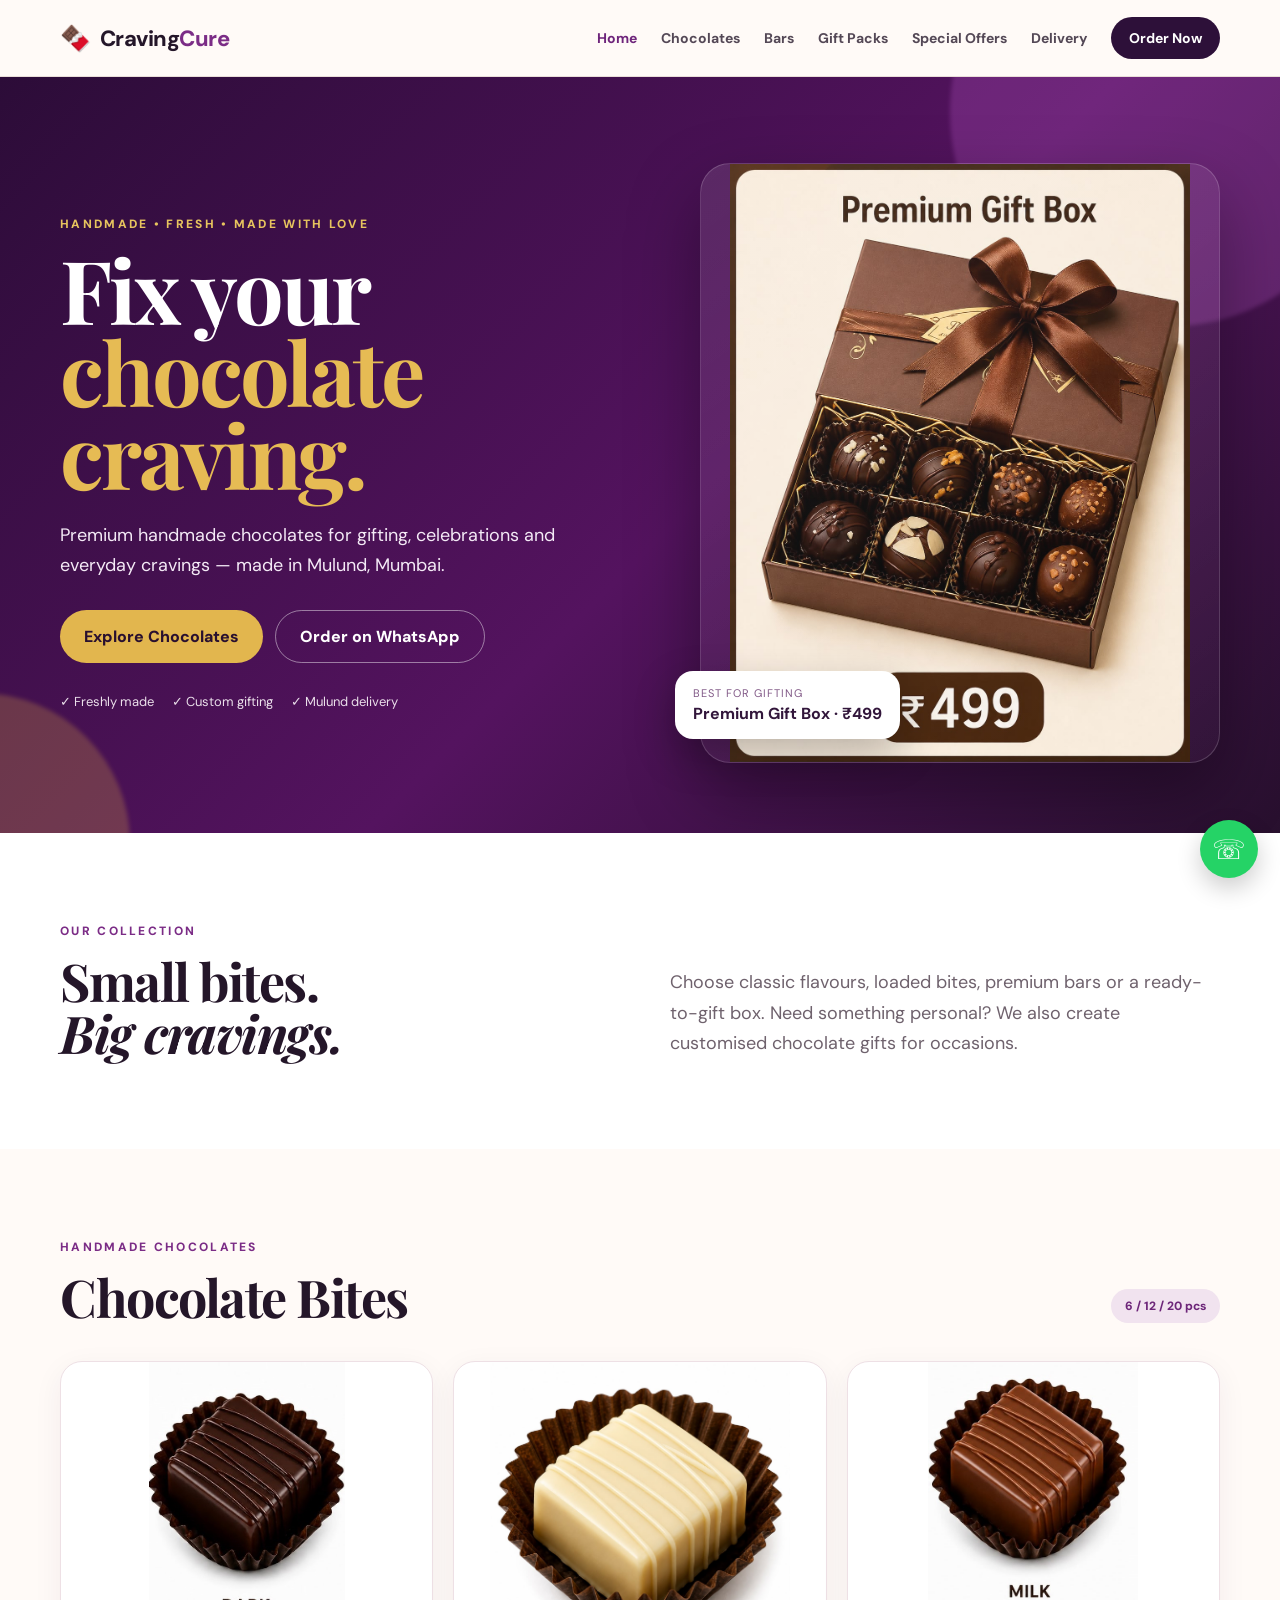
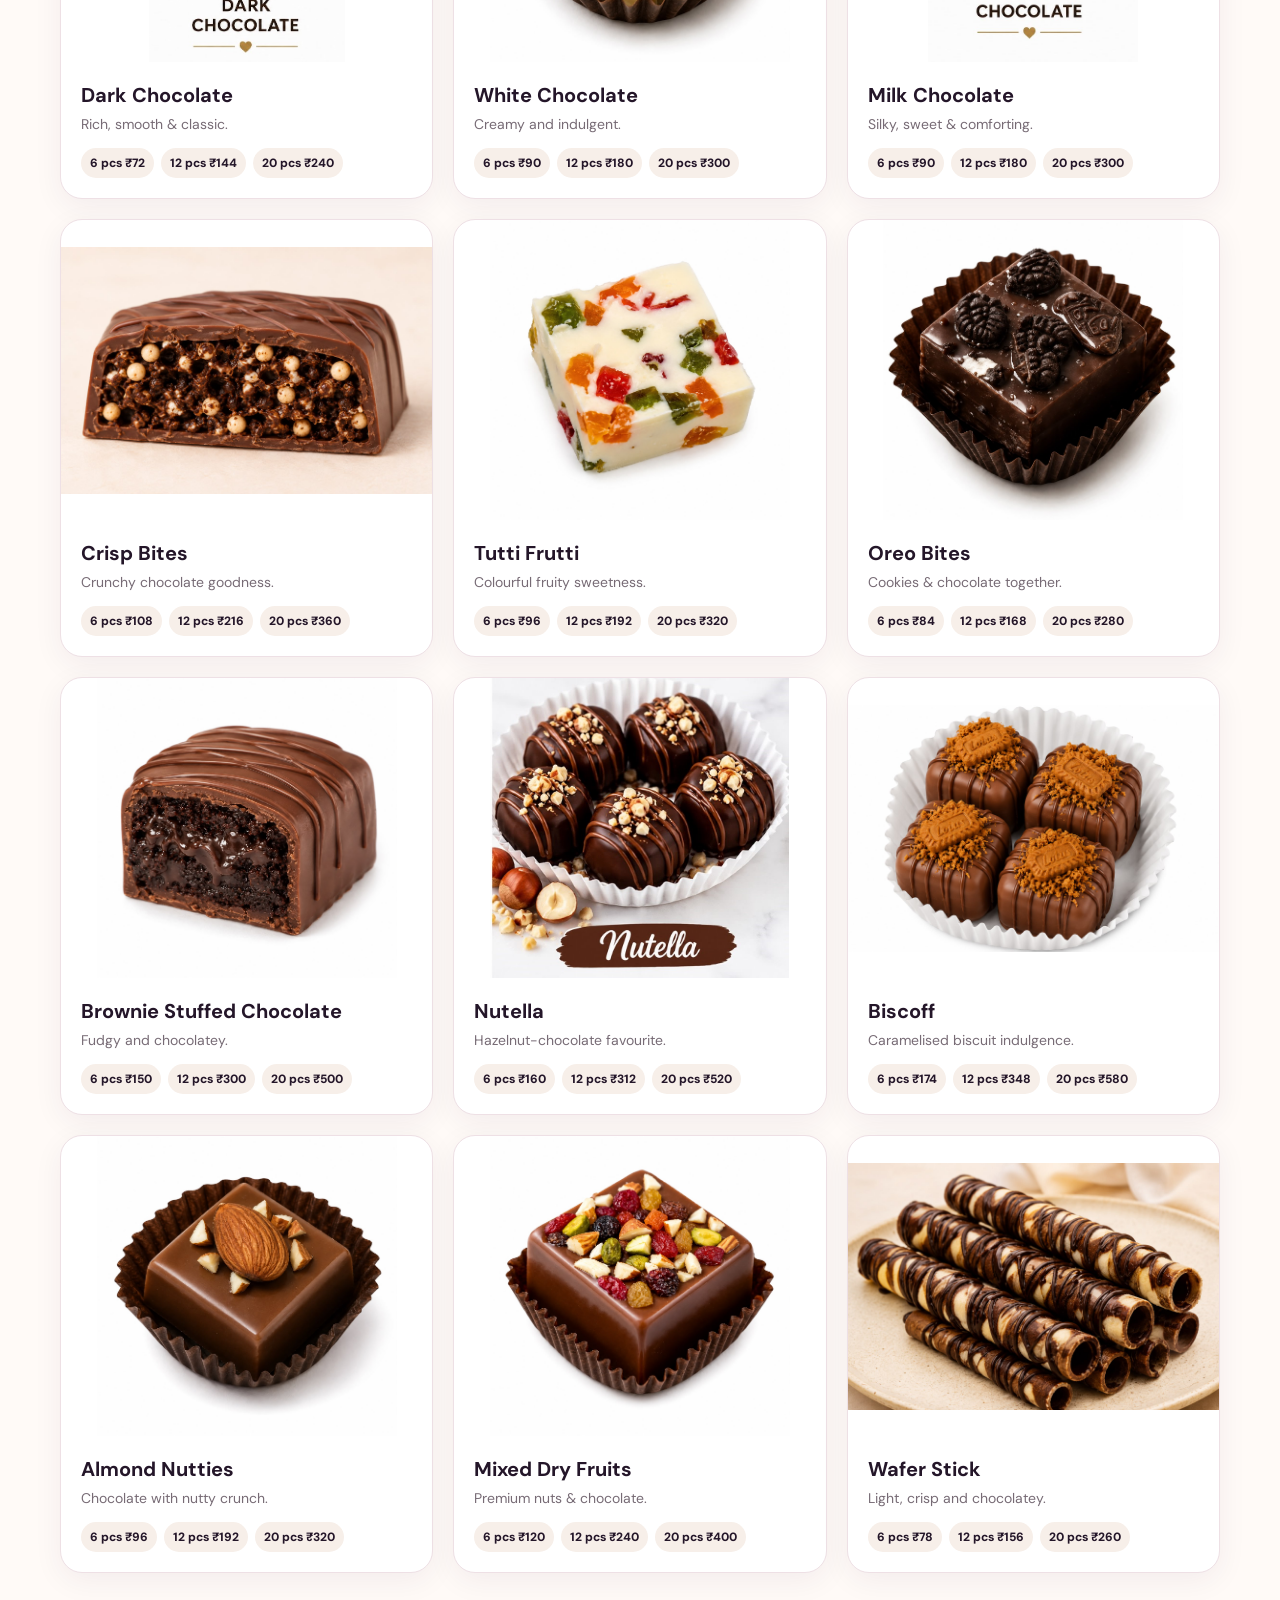
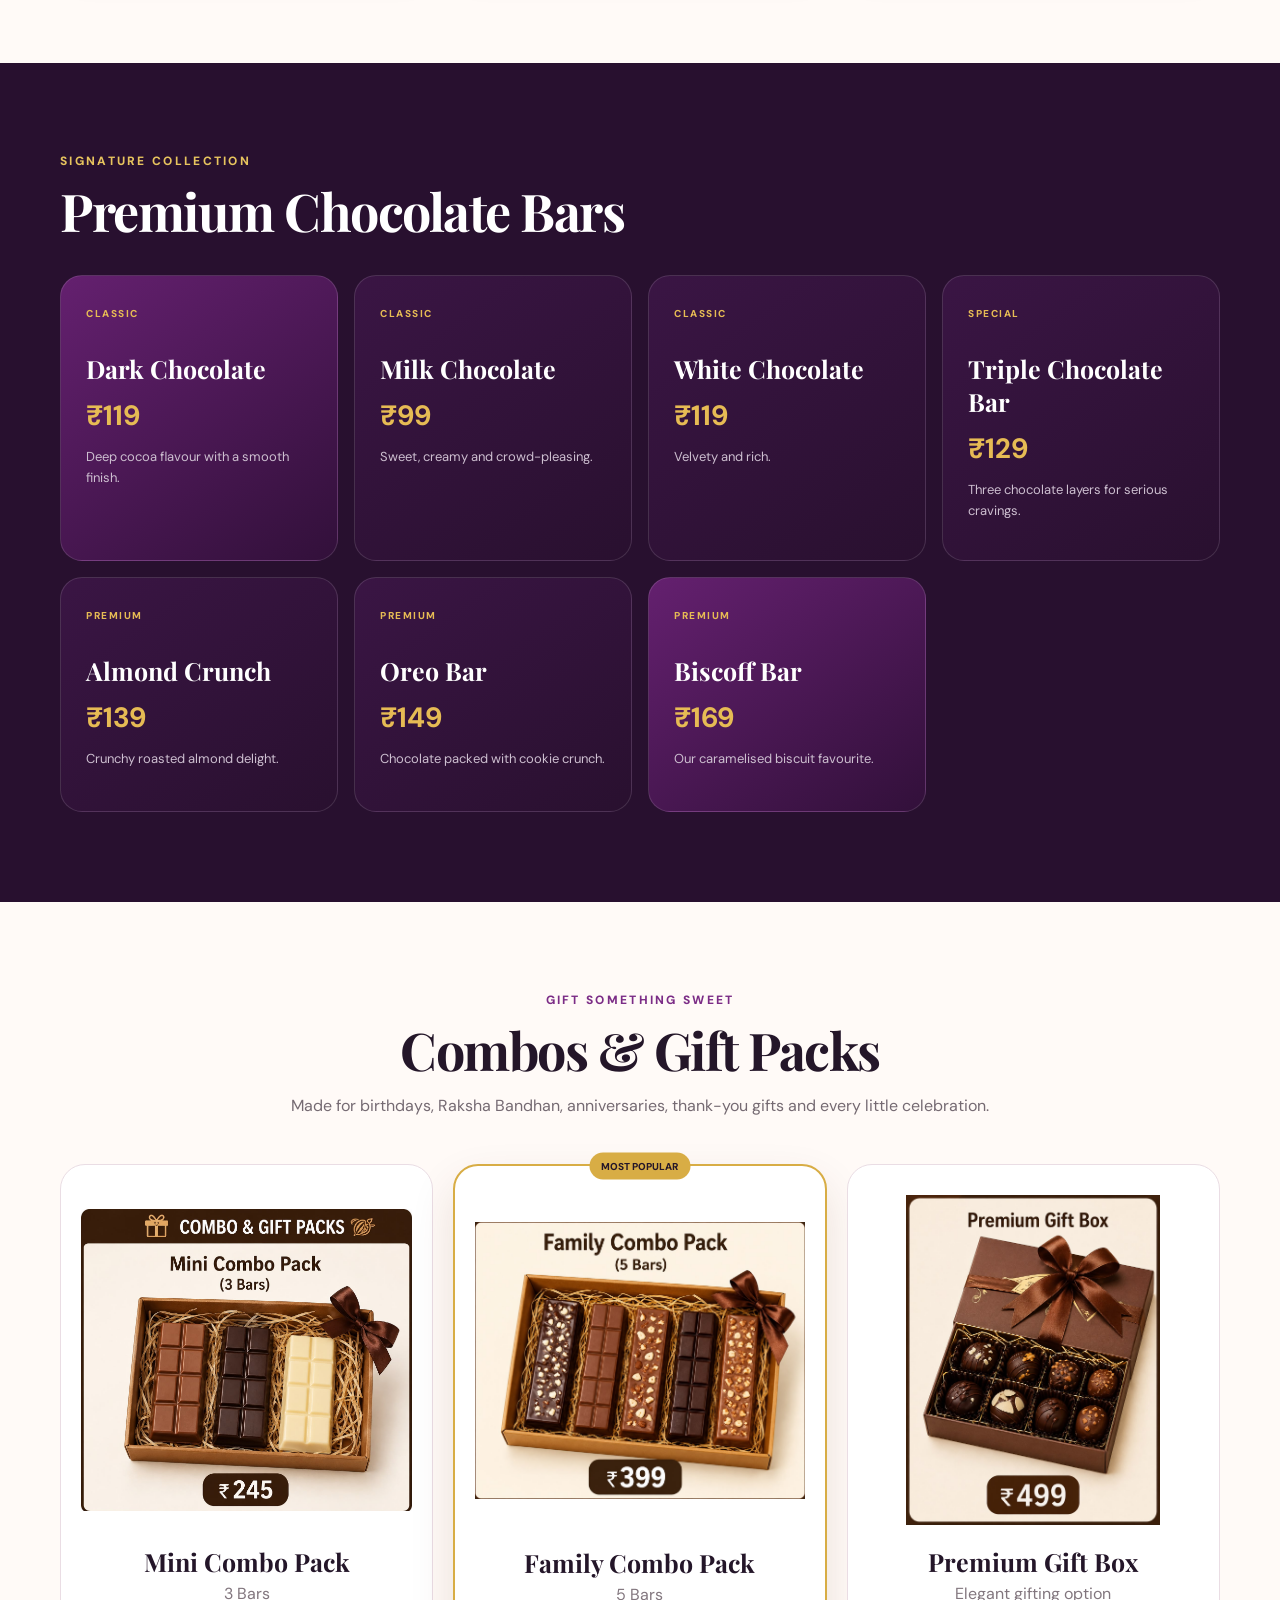
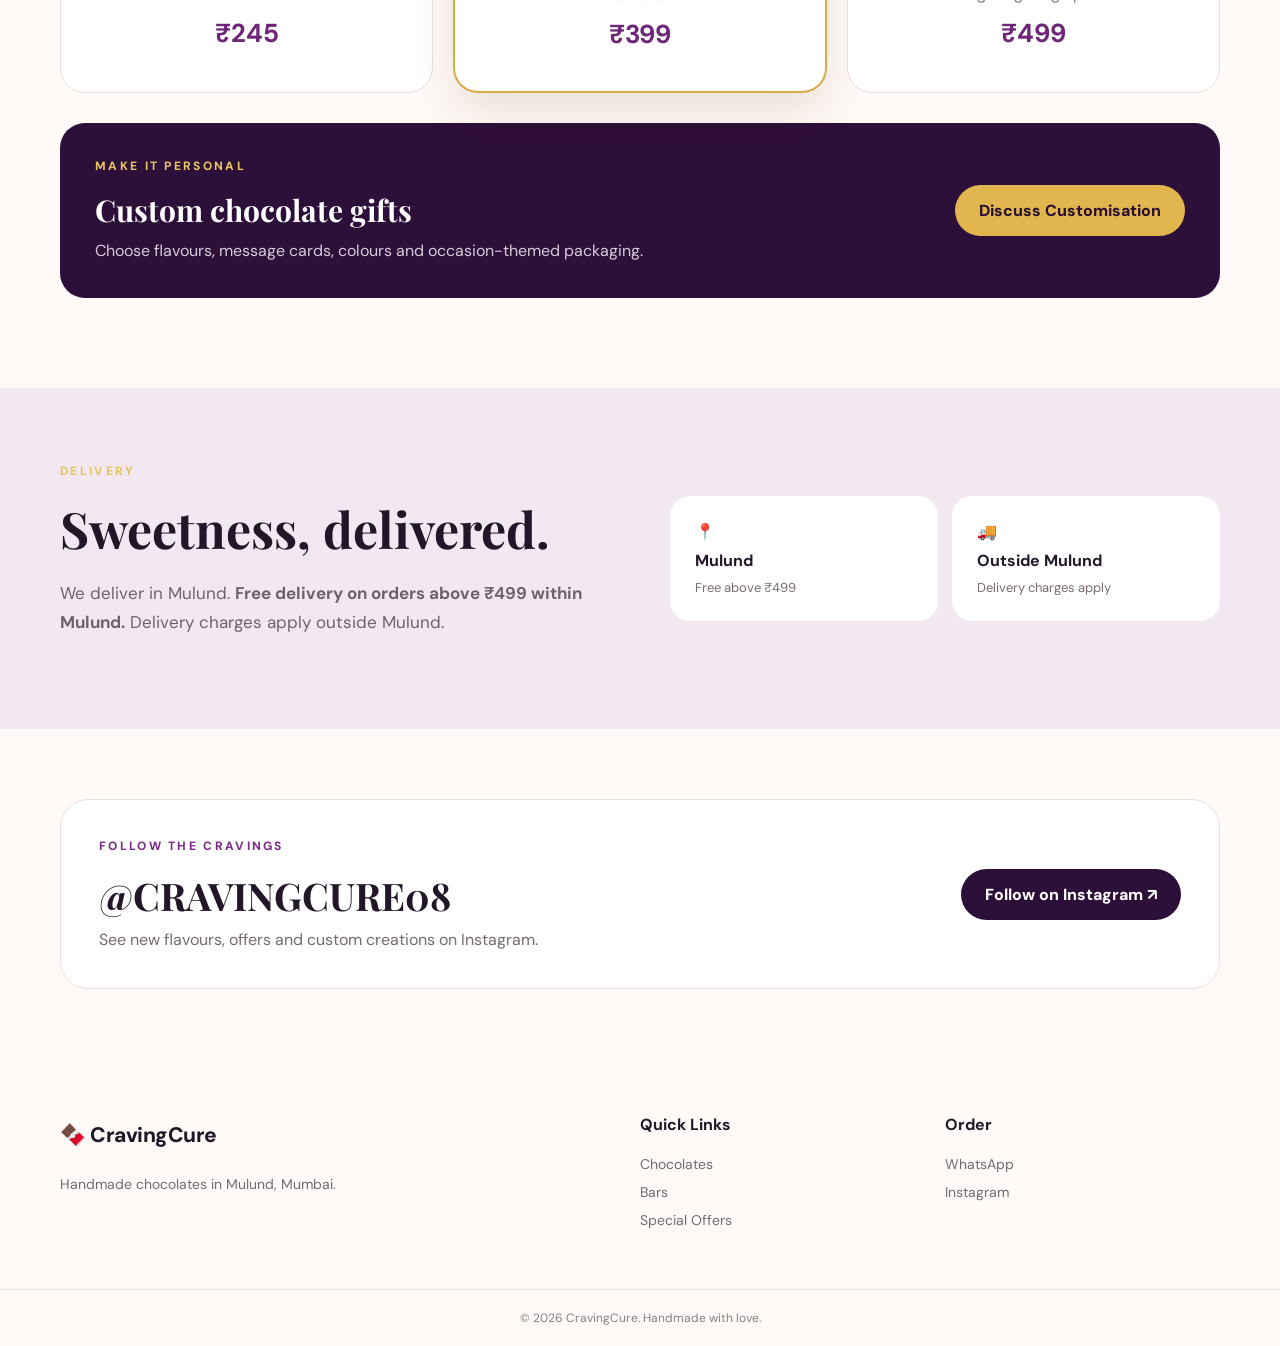
<file: index.html>
<!DOCTYPE html>
<html lang="en">
<head>
<meta charset="UTF-8">
<meta name="viewport" content="width=device-width, initial-scale=1.0">
<title>CravingCure | Handmade Chocolates</title>
<meta name="description" content="CravingCure handmade chocolates in Mulund, Mumbai. Premium bars, bites, gift boxes and custom orders.">
<link rel="preconnect" href="https://fonts.googleapis.com">
<link rel="preconnect" href="https://fonts.gstatic.com" crossorigin>
<link href="https://fonts.googleapis.com/css2?family=DM+Sans:wght@400;500;600;700&family=Playfair+Display:wght@600;700;800&display=swap" rel="stylesheet">
<link rel="stylesheet" href="style.css">
</head>
<body>
<header class="site-header">
  <div class="container nav-wrap">
    <a class="brand" href="index.html"><span class="brand-mark">🍫</span><span>Craving<span>Cure</span></span></a>
    <button class="menu-toggle" aria-label="Open menu">☰</button>
    <nav class="nav">
      <a class="active" href="index.html">Home</a>
      <a href="#chocolates">Chocolates</a>
      <a href="#bars">Bars</a>
      <a href="#gifts">Gift Packs</a>
      <a href="special-offers.html">Special Offers</a>
      <a href="#delivery">Delivery</a>
      <a class="nav-order" href="https://wa.me/918356093584?text=Hi%20CravingCure%2C%20I%20want%20to%20place%20an%20order." target="_blank" rel="noopener">Order Now</a>
    </nav>
  </div>
</header>

<main>
<section class="hero">
  <div class="hero-glow glow-one"></div><div class="hero-glow glow-two"></div>
  <div class="container hero-grid">
    <div class="hero-copy">
      <div class="eyebrow">HANDMADE • FRESH • MADE WITH LOVE</div>
      <h1>Fix your<br><em>chocolate craving.</em></h1>
      <p>Premium handmade chocolates for gifting, celebrations and everyday cravings — made in Mulund, Mumbai.</p>
      <div class="hero-actions">
        <a class="btn btn-gold" href="#chocolates">Explore Chocolates</a>
        <a class="btn btn-outline" href="https://wa.me/918356093584?text=Hi%20CravingCure%2C%20I%20want%20to%20order%20chocolates." target="_blank" rel="noopener">Order on WhatsApp</a>
      </div>
      <div class="trust-row"><span>✓ Freshly made</span><span>✓ Custom gifting</span><span>✓ Mulund delivery</span></div>
    </div>
    <div class="hero-card">
      <div class="hero-photo" role="img" aria-label="Premium chocolate gift box"></div>
      <div class="floating-note"><span>Best for gifting</span><strong>Premium Gift Box · ₹499</strong></div>
    </div>
  </div>
</section>

<section class="section intro">
  <div class="container two-col">
    <div>
      <div class="eyebrow dark">OUR COLLECTION</div>
      <h2>Small bites.<br><em>Big cravings.</em></h2>
    </div>
    <p>Choose classic flavours, loaded bites, premium bars or a ready-to-gift box. Need something personal? We also create customised chocolate gifts for occasions.</p>
  </div>
</section>

<section id="chocolates" class="section products">
<div class="container">
  <div class="section-heading"><div><div class="eyebrow dark">HANDMADE CHOCOLATES</div><h2>Chocolate Bites</h2></div><span class="pill">6 / 12 / 20 pcs</span></div>
  <div class="product-grid">
    <article class="product-card"><div class="product-img img-dark"></div><div class="product-body"><h3>Dark Chocolate</h3><p>Rich, smooth & classic.</p><div class="prices"><span>6 pcs ₹72</span><span>12 pcs ₹144</span><span>20 pcs ₹240</span></div></div></article>
    <article class="product-card"><div class="product-img img-white"></div><div class="product-body"><h3>White Chocolate</h3><p>Creamy and indulgent.</p><div class="prices"><span>6 pcs ₹90</span><span>12 pcs ₹180</span><span>20 pcs ₹300</span></div></div></article>
    <article class="product-card"><div class="product-img img-milk"></div><div class="product-body"><h3>Milk Chocolate</h3><p>Silky, sweet & comforting.</p><div class="prices"><span>6 pcs ₹90</span><span>12 pcs ₹180</span><span>20 pcs ₹300</span></div></div></article>
    <article class="product-card"><div class="product-img img-crisp"></div><div class="product-body"><h3>Crisp Bites</h3><p>Crunchy chocolate goodness.</p><div class="prices"><span>6 pcs ₹108</span><span>12 pcs ₹216</span><span>20 pcs ₹360</span></div></div></article>
    <article class="product-card"><div class="product-img img-frutti"></div><div class="product-body"><h3>Tutti Frutti</h3><p>Colourful fruity sweetness.</p><div class="prices"><span>6 pcs ₹96</span><span>12 pcs ₹192</span><span>20 pcs ₹320</span></div></div></article>
    <article class="product-card"><div class="product-img img-oreo"></div><div class="product-body"><h3>Oreo Bites</h3><p>Cookies & chocolate together.</p><div class="prices"><span>6 pcs ₹84</span><span>12 pcs ₹168</span><span>20 pcs ₹280</span></div></div></article>
    <article class="product-card"><div class="product-img img-brownie"></div><div class="product-body"><h3>Brownie Stuffed Chocolate</h3><p>Fudgy and chocolatey.</p><div class="prices"><span>6 pcs ₹150</span><span>12 pcs ₹300</span><span>20 pcs ₹500</span></div></div></article>
    <article class="product-card"><div class="product-img img-nutella"></div><div class="product-body"><h3>Nutella</h3><p>Hazelnut-chocolate favourite.</p><div class="prices"><span>6 pcs ₹160</span><span>12 pcs ₹312</span><span>20 pcs ₹520</span></div></div></article>
    <article class="product-card"><div class="product-img img-biscoff"></div><div class="product-body"><h3>Biscoff</h3><p>Caramelised biscuit indulgence.</p><div class="prices"><span>6 pcs ₹174</span><span>12 pcs ₹348</span><span>20 pcs ₹580</span></div></div></article>
    <article class="product-card"><div class="product-img img-almond"></div><div class="product-body"><h3>Almond Nutties</h3><p>Chocolate with nutty crunch.</p><div class="prices"><span>6 pcs ₹96</span><span>12 pcs ₹192</span><span>20 pcs ₹320</span></div></div></article>
    <article class="product-card"><div class="product-img img-fruits"></div><div class="product-body"><h3>Mixed Dry Fruits</h3><p>Premium nuts & chocolate.</p><div class="prices"><span>6 pcs ₹120</span><span>12 pcs ₹240</span><span>20 pcs ₹400</span></div></div></article>
    <article class="product-card"><div class="product-img img-wafer"></div><div class="product-body"><h3>Wafer Stick</h3><p>Light, crisp and chocolatey.</p><div class="prices"><span>6 pcs ₹78</span><span>12 pcs ₹156</span><span>20 pcs ₹260</span></div></div></article>
  </div>
</div>
</section>

<section id="bars" class="section dark-section">
<div class="container">
  <div class="section-heading light"><div><div class="eyebrow">SIGNATURE COLLECTION</div><h2>Premium Chocolate Bars</h2></div></div>
  <div class="bar-grid">
    <article class="bar-card featured"><span class="tag">CLASSIC</span><h3>Dark Chocolate</h3><strong>₹119</strong><p>Deep cocoa flavour with a smooth finish.</p></article>
    <article class="bar-card"><span class="tag">CLASSIC</span><h3>Milk Chocolate</h3><strong>₹99</strong><p>Sweet, creamy and crowd-pleasing.</p></article>
    <article class="bar-card"><span class="tag">CLASSIC</span><h3>White Chocolate</h3><strong>₹119</strong><p>Velvety and rich.</p></article>
    <article class="bar-card"><span class="tag">SPECIAL</span><h3>Triple Chocolate Bar</h3><strong>₹129</strong><p>Three chocolate layers for serious cravings.</p></article>
    <article class="bar-card"><span class="tag">PREMIUM</span><h3>Almond Crunch</h3><strong>₹139</strong><p>Crunchy roasted almond delight.</p></article>
    <article class="bar-card"><span class="tag">PREMIUM</span><h3>Oreo Bar</h3><strong>₹149</strong><p>Chocolate packed with cookie crunch.</p></article>
    <article class="bar-card featured"><span class="tag">PREMIUM</span><h3>Biscoff Bar</h3><strong>₹169</strong><p>Our caramelised biscuit favourite.</p></article>
  </div>
</div>
</section>

<section id="gifts" class="section gifts">
<div class="container">
  <div class="center-heading"><div class="eyebrow dark">GIFT SOMETHING SWEET</div><h2>Combos & Gift Packs</h2><p>Made for birthdays, Raksha Bandhan, anniversaries, thank-you gifts and every little celebration.</p></div>
  <div class="gift-grid">
    <article class="gift-card"><div class="gift-img" style="background-image:url('assets/mini-combo.jpeg')" role="img" aria-label="Mini Combo Pack"></div><h3>Mini Combo Pack</h3><p>3 Bars</p><strong>₹245</strong></article>
    <article class="gift-card popular"><div class="popular-label">MOST POPULAR</div><div class="gift-img" style="background-image:url('assets/family-combo.jpeg')" role="img" aria-label="Family Combo Pack"></div><h3>Family Combo Pack</h3><p>5 Bars</p><strong>₹399</strong></article>
    <article class="gift-card"><div class="gift-img" style="background-image:url('assets/premium-gift-box.jpeg')" role="img" aria-label="Premium Gift Box"></div><h3>Premium Gift Box</h3><p>Elegant gifting option</p><strong>₹499</strong></article>
  </div>
  <div class="custom-box"><div><div class="eyebrow">MAKE IT PERSONAL</div><h3>Custom chocolate gifts</h3><p>Choose flavours, message cards, colours and occasion-themed packaging.</p></div><a class="btn btn-gold" href="https://wa.me/918356093584?text=Hi%20CravingCure%2C%20I%20want%20a%20customised%20chocolate%20gift." target="_blank" rel="noopener">Discuss Customisation</a></div>
</div>
</section>

<section id="delivery" class="delivery-section">
<div class="container delivery-grid">
  <div><div class="eyebrow">DELIVERY</div><h2>Sweetness, delivered.</h2><p>We deliver in Mulund. <strong>Free delivery on orders above ₹499 within Mulund.</strong> Delivery charges apply outside Mulund.</p></div>
  <div class="delivery-cards"><div>📍<strong>Mulund</strong><span>Free above ₹499</span></div><div>🚚<strong>Outside Mulund</strong><span>Delivery charges apply</span></div></div>
</div>
</section>

<section class="social-section"><div class="container"><div class="social-card"><div><div class="eyebrow dark">FOLLOW THE CRAVINGS</div><h2>@CRAVINGCURE08</h2><p>See new flavours, offers and custom creations on Instagram.</p></div><a class="btn btn-dark" href="https://www.instagram.com/CRAVINGCURE08/" target="_blank" rel="noopener">Follow on Instagram ↗</a></div></div></section>
</main>

<footer><div class="container footer-grid"><div><a class="brand footer-brand" href="index.html">🍫 CravingCure</a><p>Handmade chocolates in Mulund, Mumbai.</p></div><div><strong>Quick Links</strong><a href="#chocolates">Chocolates</a><a href="#bars">Bars</a><a href="special-offers.html">Special Offers</a></div><div><strong>Order</strong><a href="https://wa.me/918356093584" target="_blank" rel="noopener">WhatsApp</a><a href="https://www.instagram.com/CRAVINGCURE08/" target="_blank" rel="noopener">Instagram</a></div></div><div class="copyright">© 2026 CravingCure. Handmade with love.</div></footer>
<a class="whatsapp-float" href="https://wa.me/918356093584?text=Hi%20CravingCure%2C%20I%20want%20to%20place%20an%20order." target="_blank" rel="noopener" aria-label="Order on WhatsApp">☏</a>
<script src="script.js"></script>
</body>
</html>
</file>
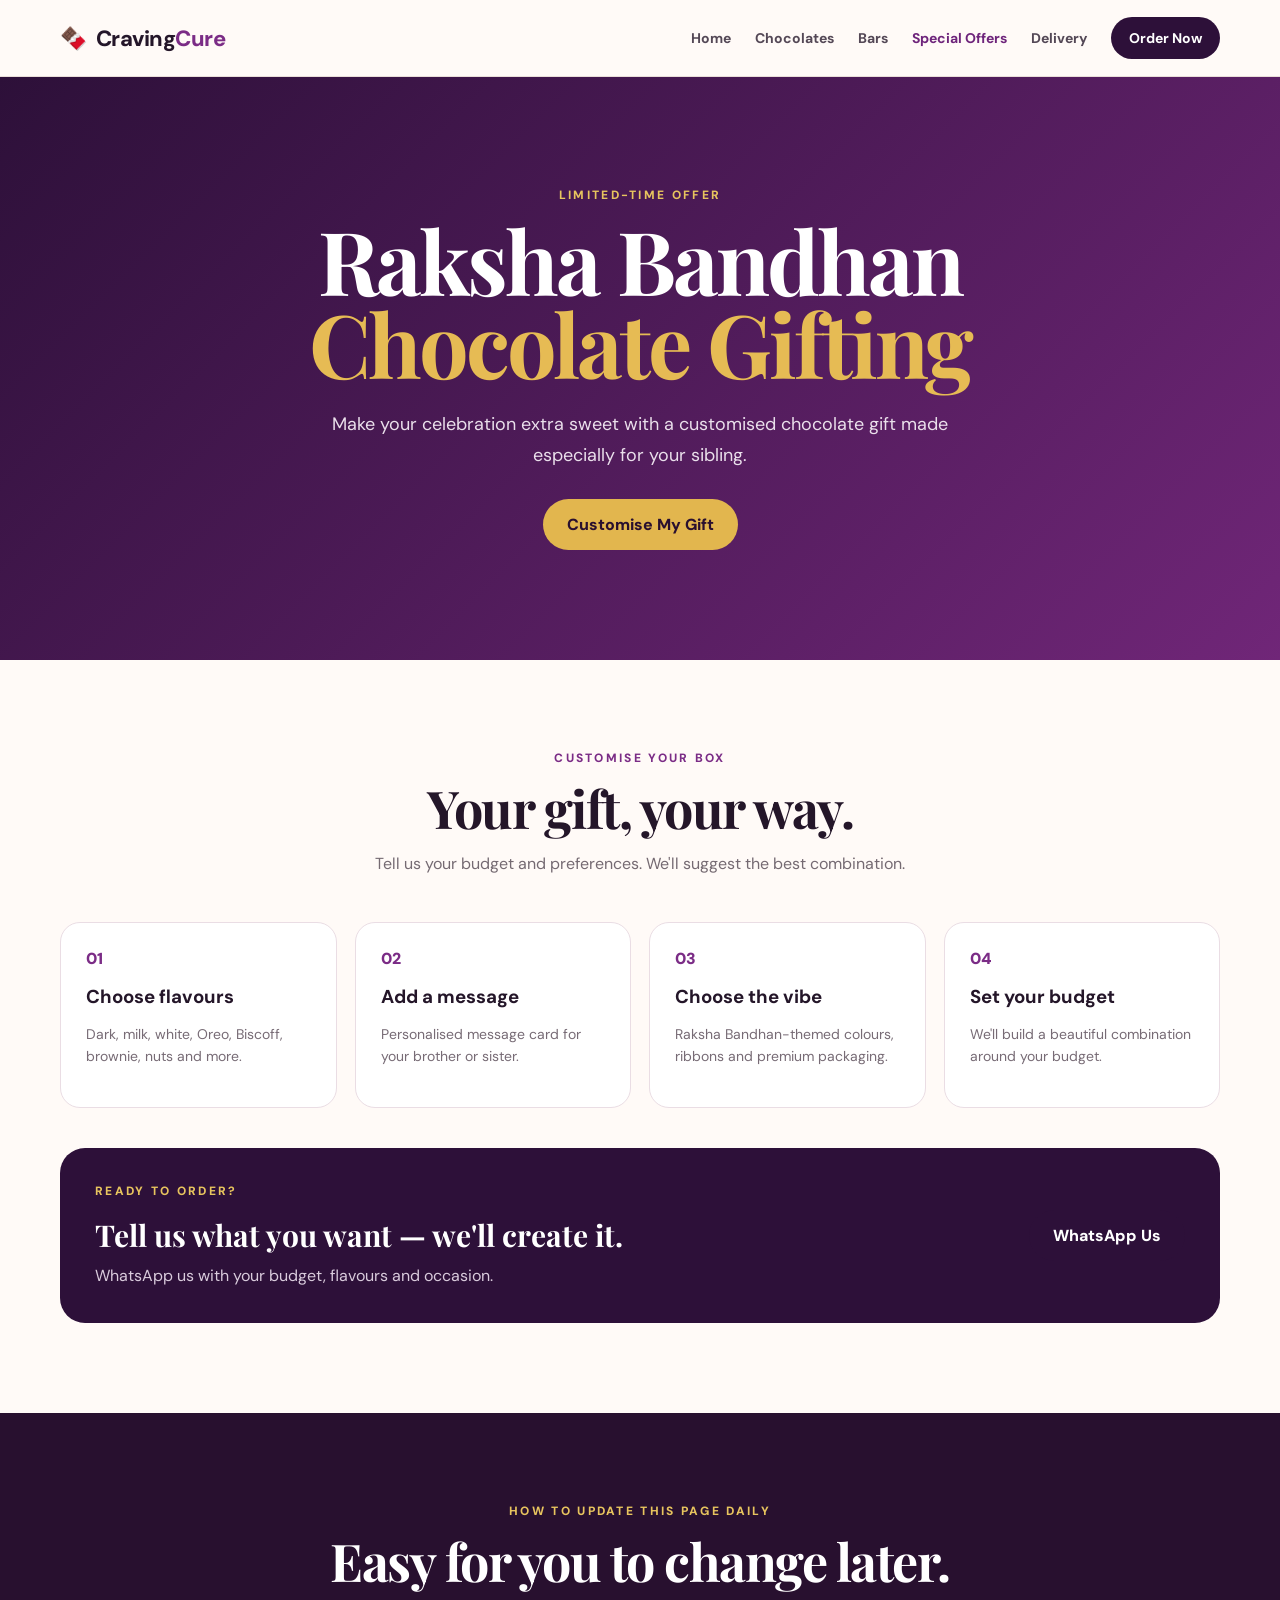
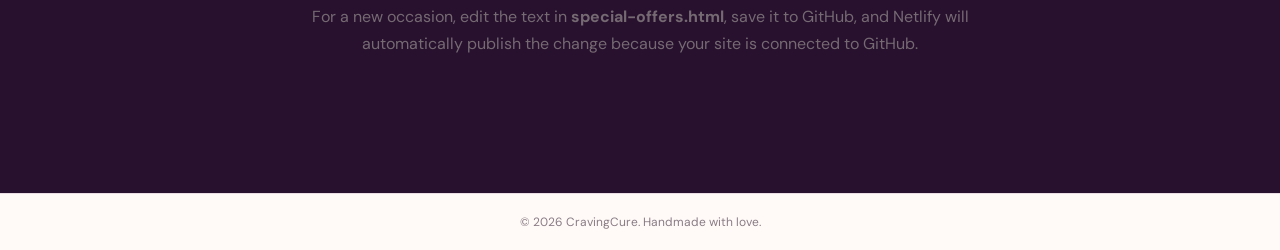
<file: special-offers.html>
<!DOCTYPE html>
<html lang="en">
<head>
<meta charset="UTF-8"><meta name="viewport" content="width=device-width, initial-scale=1.0">
<title>Special Offers | CravingCure</title>
<link rel="preconnect" href="https://fonts.googleapis.com"><link rel="preconnect" href="https://fonts.gstatic.com" crossorigin>
<link href="https://fonts.googleapis.com/css2?family=DM+Sans:wght@400;500;600;700&family=Playfair+Display:wght@600;700;800&display=swap" rel="stylesheet">
<link rel="stylesheet" href="style.css">
</head>
<body>
<header class="site-header"><div class="container nav-wrap"><a class="brand" href="index.html">🍫 <span>Craving<span>Cure</span></span></a><button class="menu-toggle">☰</button><nav class="nav"><a href="index.html">Home</a><a href="index.html#chocolates">Chocolates</a><a href="index.html#bars">Bars</a><a class="active" href="special-offers.html">Special Offers</a><a href="index.html#delivery">Delivery</a><a class="nav-order" href="https://wa.me/918356093584?text=Hi%20CravingCure%2C%20I%20want%20to%20place%20an%20order." target="_blank">Order Now</a></nav></div></header>
<main>
<section class="offer-hero"><div class="container center-heading"><div class="eyebrow">LIMITED-TIME OFFER</div><h1>Raksha Bandhan<br><em>Chocolate Gifting</em></h1><p>Make your celebration extra sweet with a customised chocolate gift made especially for your sibling.</p><a class="btn btn-gold" href="https://wa.me/918356093584?text=Hi%20CravingCure%2C%20I%20want%20a%20Raksha%20Bandhan%20customised%20gift." target="_blank">Customise My Gift</a></div></section>
<section class="section"><div class="container">
<div class="center-heading"><div class="eyebrow dark">CUSTOMISE YOUR BOX</div><h2>Your gift, your way.</h2><p>Tell us your budget and preferences. We'll suggest the best combination.</p></div>
<div class="custom-options">
<div><span>01</span><h3>Choose flavours</h3><p>Dark, milk, white, Oreo, Biscoff, brownie, nuts and more.</p></div>
<div><span>02</span><h3>Add a message</h3><p>Personalised message card for your brother or sister.</p></div>
<div><span>03</span><h3>Choose the vibe</h3><p>Raksha Bandhan-themed colours, ribbons and premium packaging.</p></div>
<div><span>04</span><h3>Set your budget</h3><p>We'll build a beautiful combination around your budget.</p></div>
</div>
<div class="offer-callout"><div><div class="eyebrow">READY TO ORDER?</div><h3>Tell us what you want — we'll create it.</h3><p>WhatsApp us with your budget, flavours and occasion.</p></div><a class="btn btn-dark" href="https://wa.me/918356093584?text=Hi%20CravingCure%2C%20I%20need%20a%20customised%20Raksha%20Bandhan%20chocolate%20gift.%20My%20budget%20is%20₹____." target="_blank">WhatsApp Us</a></div>
</div></section>
<section class="section dark-section"><div class="container"><div class="center-heading"><div class="eyebrow">HOW TO UPDATE THIS PAGE DAILY</div><h2>Easy for you to change later.</h2><p>For a new occasion, edit the text in <strong>special-offers.html</strong>, save it to GitHub, and Netlify will automatically publish the change because your site is connected to GitHub.</p></div></div></section>
</main>
<footer><div class="copyright">© 2026 CravingCure. Handmade with love.</div></footer>
<script src="script.js"></script>
</body></html>
</file>
<file: style.css>
*{box-sizing:border-box}html{scroll-behavior:smooth}body{margin:0;font-family:"DM Sans",Arial,sans-serif;color:#241629;background:#fffaf7}a{text-decoration:none;color:inherit}.container{width:min(1160px,92%);margin:auto}.site-header{position:sticky;top:0;z-index:50;background:rgba(255,250,247,.94);backdrop-filter:blur(14px);border-bottom:1px solid #eaded9}.nav-wrap{min-height:76px;display:flex;align-items:center;justify-content:space-between;gap:20px}.brand{display:flex;align-items:center;gap:9px;font-weight:800;font-size:22px;letter-spacing:-.5px}.brand span span{color:#7b2c86}.brand-mark{font-size:25px}.nav{display:flex;align-items:center;gap:24px;font-size:14px;font-weight:700}.nav a{opacity:.78}.nav a:hover,.nav .active{opacity:1;color:#6e247b}.nav-order{background:#2d1039;color:white!important;padding:12px 18px;border-radius:999px;opacity:1!important}.menu-toggle{display:none;background:none;border:0;font-size:25px}.hero{position:relative;overflow:hidden;background:linear-gradient(135deg,#2c0c38,#54135f 55%,#28102e);color:white;padding:86px 0 70px}.hero-grid{display:grid;grid-template-columns:1.05fr .95fr;gap:65px;align-items:center}.hero-glow{position:absolute;border-radius:50%;filter:blur(2px);opacity:.25}.glow-one{width:430px;height:430px;background:#c35fd2;right:-100px;top:-180px}.glow-two{width:300px;height:300px;background:#e2ad42;left:-170px;bottom:-160px}.hero-copy{position:relative;z-index:1}.eyebrow{font-size:12px;letter-spacing:2.3px;font-weight:800;color:#e7c45e;margin-bottom:16px}.eyebrow.dark{color:#7b2c86}.hero h1,.offer-hero h1{font-family:"Playfair Display",Georgia,serif;font-size:clamp(50px,7vw,88px);line-height:.94;letter-spacing:-3px;margin:0 0 25px}.hero h1 em,.offer-hero h1 em{font-style:normal;color:#e6bb54}.hero p{font-size:18px;line-height:1.65;max-width:600px;color:#f4eaf6}.hero-actions{display:flex;gap:12px;flex-wrap:wrap;margin:30px 0}.btn{display:inline-flex;justify-content:center;align-items:center;border-radius:999px;padding:15px 24px;font-weight:800;transition:.2s;cursor:pointer}.btn:hover{transform:translateY(-2px)}.btn-gold{background:#e2b64e;color:#29102f}.btn-outline{border:1px solid rgba(255,255,255,.45);color:#fff}.btn-dark{background:#2d1039;color:#fff}.trust-row{display:flex;gap:18px;flex-wrap:wrap;font-size:13px;color:#eadfea}.hero-card{position:relative}.hero-photo{height:530px;border-radius:30px;background:linear-gradient(145deg,rgba(255,255,255,.1),rgba(255,255,255,.02)),url("assets/premium-gift-box.jpeg") center/cover;box-shadow:0 30px 70px rgba(0,0,0,.35);border:1px solid rgba(255,255,255,.18)}.floating-note{position:absolute;bottom:24px;left:-25px;background:#fff;color:#32163b;border-radius:18px;padding:15px 18px;box-shadow:0 15px 40px rgba(0,0,0,.25);display:grid;gap:3px}.floating-note span{font-size:11px;text-transform:uppercase;letter-spacing:1px;color:#805886}.section{padding:90px 0}.intro{background:#fff}.two-col{display:grid;grid-template-columns:1fr 1fr;gap:60px;align-items:end}.two-col h2,.section h2{font-family:"Playfair Display",Georgia,serif;font-size:52px;line-height:1;letter-spacing:-1.5px;margin:0}.two-col p{font-size:18px;line-height:1.7;color:#6f626d;margin:0}.section-heading{display:flex;justify-content:space-between;align-items:end;gap:20px;margin-bottom:38px}.pill{background:#f1e3ef;color:#6d2679;padding:9px 14px;border-radius:999px;font-size:12px;font-weight:800}.product-grid{display:grid;grid-template-columns:repeat(3,1fr);gap:20px}.product-card{background:#fff;border:1px solid #eee0e5;border-radius:22px;overflow:hidden;box-shadow:0 8px 30px rgba(55,20,60,.06);transition:.2s}.product-card:hover{transform:translateY(-5px);box-shadow:0 18px 45px rgba(55,20,60,.12)}.product-img{height:210px;background-size:cover;background-position:center}.img-dark{background-image:url("assets/dark-chocolate.jpeg")}.img-white{background-image:url("assets/white-chocolate.jpeg")}.img-milk{background-image:url("assets/milk-chocolate.jpeg")}.img-crisp{background-image:url("assets/crisp-bites.jpeg?v=2")}.img-frutti{background-image:url("assets/tutti-frutti.jpeg")}.img-oreo{background-image:url("assets/oreo.jpeg")}.img-brownie{background-image:url("assets/brownie-stuffed-chocolate.jpeg")}.img-nutella{background-image:url("assets/nutella.jpeg")}.img-biscoff{background-image:url("assets/biscoff.jpeg")}.img-almond{background-image:url("assets/almond.jpeg")}.img-fruits{background-image:url("assets/mix-dry-fruit.jpeg")}.img-wafer{background-image:url("assets/wafer-sticks.jpeg")}.product-body{padding:20px}.product-body h3{margin:0 0 7px;font-size:20px}.product-body p{color:#776b75;margin:0 0 15px;font-size:14px}.prices{display:flex;flex-wrap:wrap;gap:7px}.prices span{font-size:12px;font-weight:800;background:#f7efe9;border-radius:999px;padding:7px 9px}.dark-section{background:#28102f;color:#fff}.section-heading.light h2{color:#fff}.bar-grid{display:grid;grid-template-columns:repeat(4,1fr);gap:16px}.bar-card{min-height:235px;padding:25px;border:1px solid rgba(255,255,255,.13);border-radius:22px;background:linear-gradient(145deg,#3a1544,#29102f);position:relative}.bar-card.featured{background:linear-gradient(145deg,#64206f,#32103a)}.tag{font-size:10px;letter-spacing:1.5px;color:#e6bb54;font-weight:800}.bar-card h3{font-family:"Playfair Display",Georgia,serif;font-size:25px;margin:30px 0 12px}.bar-card strong{font-size:28px;color:#e6bb54}.bar-card p{font-size:13px;line-height:1.6;color:#cdbfd0}.center-heading{text-align:center;max-width:760px;margin:0 auto 45px}.center-heading p{color:#756a72;line-height:1.7}.gift-grid{display:grid;grid-template-columns:repeat(3,1fr);gap:20px}.gift-card{text-align:center;padding:40px 25px;background:#fff;border:1px solid #eadde4;border-radius:25px;position:relative}.gift-card.popular{border:2px solid #d8ad45;box-shadow:0 20px 45px rgba(90,45,20,.12)}.popular-label{position:absolute;top:0;left:50%;transform:translate(-50%,-50%);background:#d8ad45;padding:7px 12px;border-radius:999px;font-size:10px;font-weight:800}.gift-img{height:230px;border-radius:18px;background-size:cover;background-position:center;margin:-10px -5px 20px}.gift-card span{font-size:35px}.gift-card h3{font-family:"Playfair Display",Georgia,serif;font-size:25px;margin:15px 0 5px}.gift-card p{color:#82767e;margin:0 0 12px}.gift-card strong{font-size:26px;color:#702678}.custom-box,.offer-callout{margin-top:30px;padding:35px;border-radius:25px;background:#2d1039;color:#fff;display:flex;justify-content:space-between;align-items:center;gap:25px}.custom-box h3,.offer-callout h3{font-family:"Playfair Display",Georgia,serif;font-size:30px;margin:0 0 8px}.custom-box p,.offer-callout p{margin:0;color:#d9cbdc;line-height:1.6}.delivery-section{background:#f2e8f1;padding:75px 0}.delivery-grid{display:grid;grid-template-columns:1fr 1fr;gap:60px;align-items:center}.delivery-grid h2{font-family:"Playfair Display",Georgia,serif;font-size:50px;margin:0 0 15px}.delivery-grid p{color:#6f626d;line-height:1.7;font-size:17px}.delivery-cards{display:grid;grid-template-columns:1fr 1fr;gap:14px}.delivery-cards div{background:#fff;padding:25px;border-radius:20px;display:grid;gap:8px}.delivery-cards span{font-size:13px;color:#786b75}.social-section{padding:70px 0}.social-card{border:1px solid #eadde4;background:#fff;border-radius:28px;padding:38px;display:flex;justify-content:space-between;align-items:center;gap:30px}.social-card h2{font-family:"Playfair Display",Georgia,serif;margin:0 0 8px;font-size:38px}.social-card p{color:#756a72;margin:0}.offer-hero{background:linear-gradient(135deg,#2d1039,#702678);color:#fff;padding:110px 0}.offer-hero .center-heading{margin-bottom:0}.offer-hero p{color:#eadfeb;font-size:18px;line-height:1.7;max-width:650px;margin:0 auto 28px}.custom-options{display:grid;grid-template-columns:repeat(4,1fr);gap:18px}.custom-options>div{background:#fff;border:1px solid #eadde4;border-radius:20px;padding:25px}.custom-options span{color:#7b2c86;font-weight:900}.custom-options h3{margin:15px 0 7px}.custom-options p{color:#776b75;font-size:14px;line-height:1.6}.offer-callout{margin-top:40px}.footer-grid{padding:55px 0;display:grid;grid-template-columns:2fr 1fr 1fr;gap:30px}.footer-grid strong{display:block;margin-bottom:15px}.footer-grid p,.footer-grid a{display:block;color:#746873;font-size:14px;line-height:2}.footer-brand{color:#241629!important;font-size:21px!important;font-weight:800}.copyright{text-align:center;border-top:1px solid #eadde4;padding:20px;color:#897c85;font-size:12px}.whatsapp-float{position:fixed;right:22px;bottom:22px;width:58px;height:58px;border-radius:50%;display:grid;place-items:center;background:#25d366;color:#fff;font-size:27px;box-shadow:0 10px 25px rgba(0,0,0,.2);z-index:60}
@media(max-width:900px){.nav{display:none}.menu-toggle{display:block}.nav.open{display:flex;position:absolute;top:76px;left:0;right:0;background:#fff;padding:18px 5%;flex-direction:column;align-items:stretch;box-shadow:0 15px 30px rgba(0,0,0,.1)}.hero-grid,.two-col,.delivery-grid{grid-template-columns:1fr}.hero-card{max-width:620px;margin:auto}.product-grid{grid-template-columns:repeat(2,1fr)}.bar-grid{grid-template-columns:repeat(2,1fr)}.custom-options{grid-template-columns:repeat(2,1fr)}.gift-grid{grid-template-columns:1fr}.social-card,.custom-box,.offer-callout{flex-direction:column;align-items:flex-start}.footer-grid{grid-template-columns:1fr 1fr}}
@media(max-width:600px){.hero{padding:65px 0 50px}.hero h1,.offer-hero h1{font-size:53px}.hero-photo{height:auto;aspect-ratio:1/1;background-size:cover;background-position:center}.section{padding:65px 0}.two-col h2,.section h2,.delivery-grid h2{font-size:42px}.product-grid,.bar-grid,.custom-options,.delivery-cards{grid-template-columns:1fr}.footer-grid{grid-template-columns:1fr}.floating-note{left:10px}.prices{gap:5px}}

/* Local image assets use web-safe filenames for GitHub Pages compatibility. */
.product-img, .gift-img, .hero-photo { background-repeat: no-repeat; }
/* FINAL IMAGE FIX - DO NOT CROP PRODUCT IMAGES */
.product-img,
.gift-img,
.hero-photo {
  background-size: contain !important;
  background-position: center center !important;
  background-repeat: no-repeat !important;
}

.product-img {
  height: 300px !important;
}

.gift-img {
  height: 330px !important;
}

.hero-photo {
  background-size: contain !important;
  background-position: center center !important;
  background-repeat: no-repeat !important;
  min-height: 600px !important;
}

@media (max-width: 600px) {
  .product-img {
    height: 280px !important;
  }

  .gift-img {
    height: 300px !important;
  }

  .hero-photo {
    min-height: 450px !important;
  }
}
</file>
